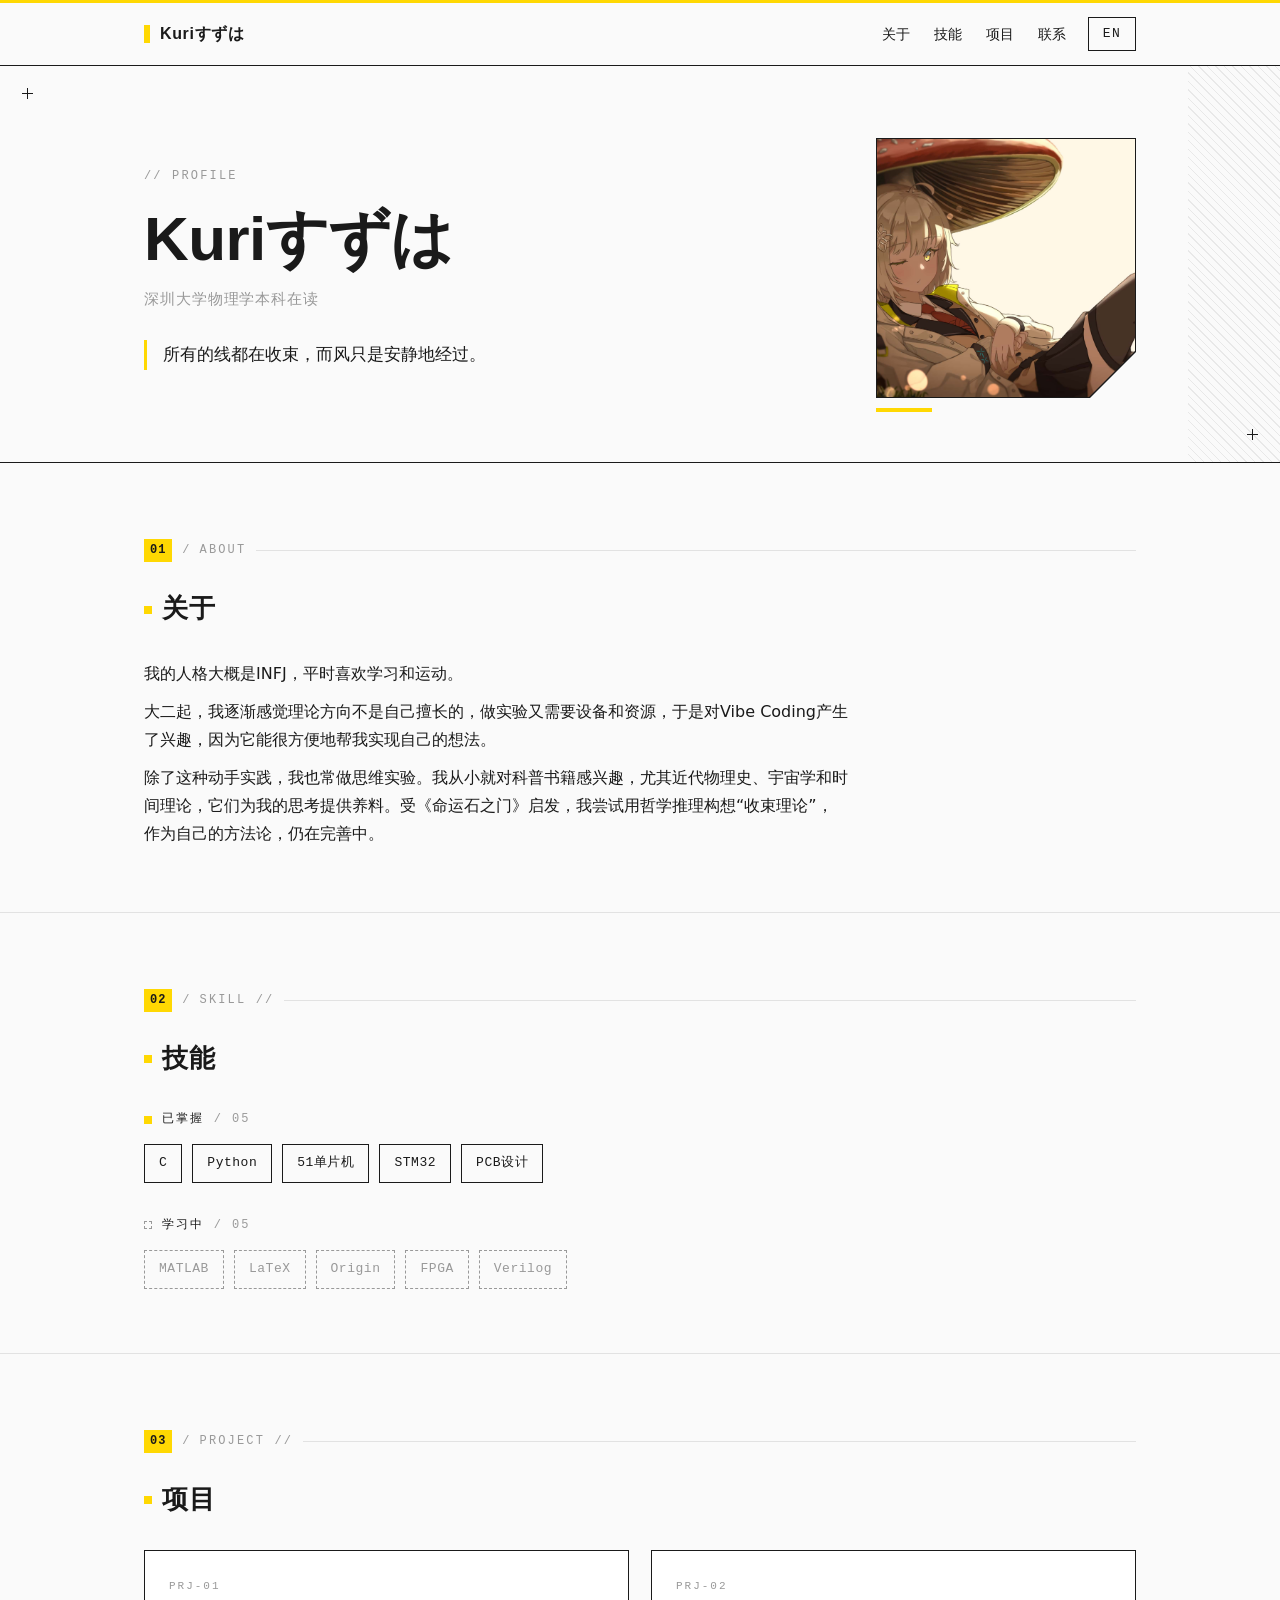
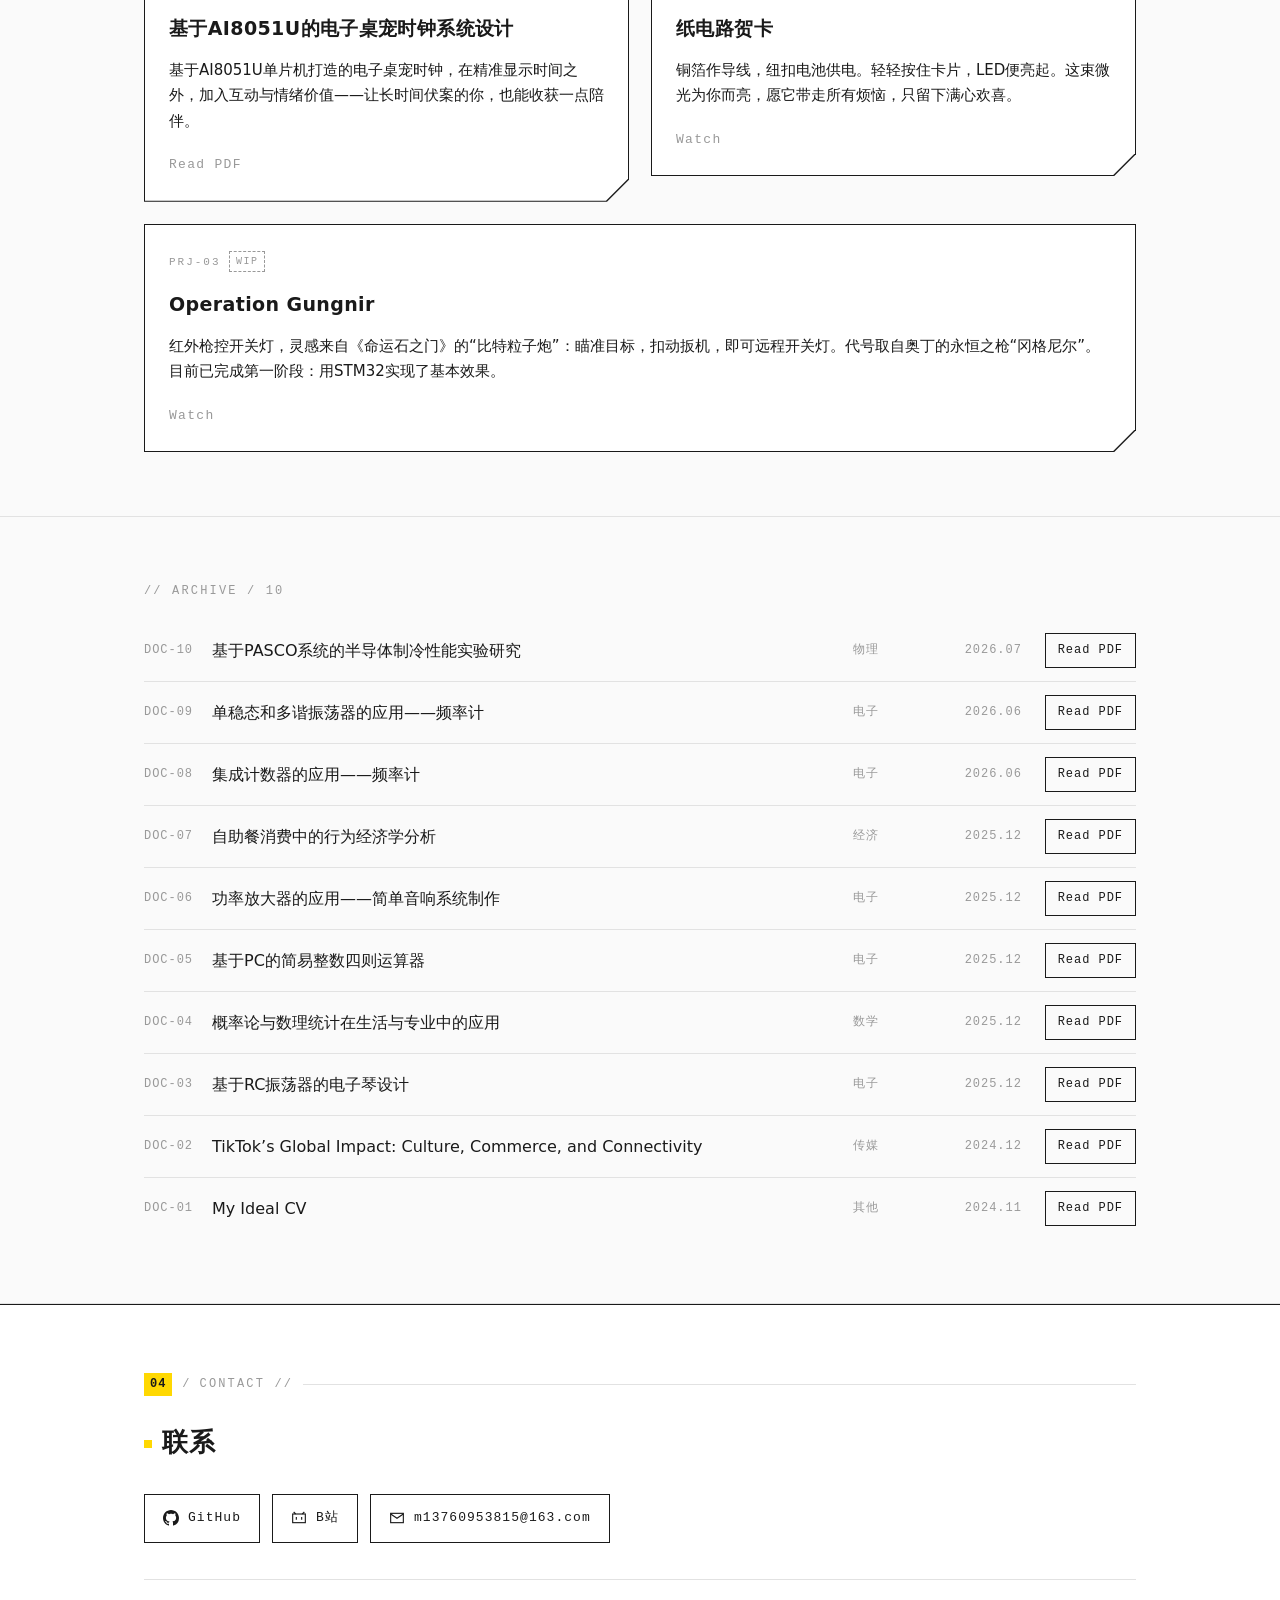
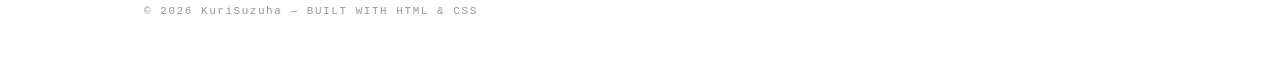
<file: index.html>
<!DOCTYPE html>
<html lang="zh-CN">
<head>
<meta charset="UTF-8">
<meta name="viewport" content="width=device-width, initial-scale=1.0">
<meta property="og:type" content="website">
<meta property="og:title" content="Kuriすずは">
<meta property="og:description" content="深大物理本科生，喜欢Vibe Coding。">
<meta property="og:url" content="https://kurisuzuha.github.io/">
<meta property="og:image" content="https://kurisuzuha.github.io/assets/avatar.jpg">
<meta property="og:site_name" content="Kuriすずは">
<meta property="og:locale" content="zh_CN">
<meta name="twitter:card" content="summary">
<meta name="description" content="深大物理本科生，喜欢Vibe Coding。">
<link rel="icon" type="image/svg+xml" href="data:image/svg+xml,%3Csvg%20xmlns='http://www.w3.org/2000/svg'%20viewBox='0%200%20100%20100'%3E%3Crect%20width='100'%20height='100'%20fill='%23FFD802'/%3E%3Ctext%20x='50'%20y='68'%20font-family='monospace'%20font-size='56'%20font-weight='bold'%20text-anchor='middle'%20fill='%231A1A1A'%3EK%3C/text%3E%3C/svg%3E">
<title>Kuriすずは</title>
<link rel="alternate" hreflang="zh-CN" href="https://kurisuzuha.github.io/">
<link rel="alternate" hreflang="en" href="https://kurisuzuha.github.io/en.html">
<link rel="alternate" hreflang="x-default" href="https://kurisuzuha.github.io/">
<link rel="stylesheet" href="style.css">
</head>
<body>

<!-- ======================================================= navigation === -->
<header class="nav">
  <div class="nav-inner">
    <a class="nav-brand" href="index.html">
      <span class="brand-bar" aria-hidden="true"></span>
      <span>Kuriすずは</span>
    </a>
    <nav class="nav-links">
      <a class="nav-link" href="#about">关于</a>
      <a class="nav-link" href="#skill">技能</a>
      <a class="nav-link" href="#project">项目</a>
      <a class="nav-link" href="#contact">联系</a>
      <a class="lang-btn" href="en.html" hreflang="en">EN</a>
    </nav>
  </div>
</header>

<main>

  <!-- ========================================================== hero === -->
  <section class="hero">
    <span class="cross cross-1" aria-hidden="true"></span>
    <span class="cross cross-2" aria-hidden="true"></span>

    <div class="hero-inner">
      <div class="hero-text">
        <p class="hero-label">// PROFILE</p>
        <h1 class="hero-name">Kuriすずは</h1>
        <p class="hero-role">深圳大学物理学本科在读</p>
        <p class="hero-tagline">所有的线都在收束，而风只是安静地经过。</p>
      </div>

      <div class="hero-avatar">
        <div class="avatar-frame">
          <img src="assets/avatar.jpg" alt="Kuriすずは的头像">
        </div>
        <span class="avatar-bar" aria-hidden="true"></span>
      </div>
    </div>
  </section>

  <!-- ========================================================= about === -->
  <div class="section" id="about">
    <section class="sec-inner">
      <p class="sec-head">
        <span class="sec-num">01</span>
        <span class="sec-slash">/</span>
        <span class="sec-name">ABOUT</span>
        <span class="sec-line" aria-hidden="true"></span>
      </p>
      <h2 class="sec-title">关于</h2>

      <div class="about-body">
        <p>我的人格大概是INFJ，平时喜欢学习和运动。</p>
        <p>大二起，我逐渐感觉理论方向不是自己擅长的，做实验又需要设备和资源，于是对Vibe Coding产生了兴趣，因为它能很方便地帮我实现自己的想法。</p>
        <p>除了这种动手实践，我也常做思维实验。我从小就对科普书籍感兴趣，尤其近代物理史、宇宙学和时间理论，它们为我的思考提供养料。受《命运石之门》启发，我尝试用哲学推理构想“收束理论”，作为自己的方法论，仍在完善中。</p>
      </div>
    </section>
  </div>

  <!-- ======================================================== skills === -->
  <div class="section" id="skill">
    <section class="sec-inner">
      <p class="sec-head">
        <span class="sec-num">02</span>
        <span class="sec-slash">/</span>
        <span class="sec-name">SKILL //</span>
        <span class="sec-line" aria-hidden="true"></span>
      </p>
      <h2 class="sec-title">技能</h2>

      <div class="skill-group">
        <p class="skill-label">
          <span>已掌握</span>
          <span class="skill-count">/ 05</span>
        </p>
        <ul class="tags tags-mastered">
          <li>C</li>
          <li>Python</li>
          <li>51单片机</li>
          <li>STM32</li>
          <li>PCB设计</li>
        </ul>
      </div>

      <div class="skill-group">
        <p class="skill-label is-learning">
          <span>学习中</span>
          <span class="skill-count">/ 05</span>
        </p>
        <ul class="tags tags-learning">
          <li>MATLAB</li>
          <li>LaTeX</li>
          <li>Origin</li>
          <li>FPGA</li>
          <li>Verilog</li>
        </ul>
      </div>
    </section>
  </div>

  <!-- ====================================================== projects === -->
  <div class="section" id="project">
    <section class="sec-inner">
      <p class="sec-head">
        <span class="sec-num">03</span>
        <span class="sec-slash">/</span>
        <span class="sec-name">PROJECT //</span>
        <span class="sec-line" aria-hidden="true"></span>
      </p>
      <h2 class="sec-title">项目</h2>

      <div class="cards">

        <article class="card-frame">
          <div class="card">
            <p class="card-idx">PRJ-01</p>
            <h3 class="card-title">基于AI8051U的电子桌宠时钟系统设计</h3>
            <p class="card-desc">基于AI8051U单片机打造的电子桌宠时钟，在精准显示时间之外，加入互动与情绪价值——让长时间伏案的你，也能收获一点陪伴。</p>
            <a class="card-link" href="pdf/desktop-pet-clock.pdf" target="_blank" rel="noopener">Read PDF</a>
          </div>
        </article>

        <article class="card-frame">
          <div class="card">
            <p class="card-idx">PRJ-02</p>
            <h3 class="card-title">纸电路贺卡</h3>
            <p class="card-desc">铜箔作导线，纽扣电池供电。轻轻按住卡片，LED便亮起。这束微光为你而亮，愿它带走所有烦恼，只留下满心欢喜。</p>
            <a class="card-link" href="https://www.bilibili.com/video/BV1mwgp6iEyU/" target="_blank" rel="noopener">Watch</a>
          </div>
        </article>

        <article class="card-frame card-wide">
          <div class="card">
            <p class="card-idx">PRJ-03 <span class="wip-badge">WIP</span></p>
            <h3 class="card-title">Operation Gungnir</h3>
            <p class="card-desc">红外枪控开关灯，灵感来自《命运石之门》的“比特粒子炮”：瞄准目标，扣动扳机，即可远程开关灯。代号取自奥丁的永恒之枪“冈格尼尔”。目前已完成第一阶段：用STM32实现了基本效果。</p>
            <a class="card-link" href="https://www.bilibili.com/video/BV1PX826EEAM/" target="_blank" rel="noopener">Watch</a>
          </div>
        </article>

      </div>
    </section>
  </div>

  <!-- ======================================================= archive === -->
  <div class="section" id="archive">
    <section class="sec-inner">
      <p class="hero-label">// ARCHIVE <span>/ 10</span></p>

      <ul class="archive">
        <li class="archive-row">
          <span class="doc-id">DOC-10</span>
          <span class="doc-title">基于PASCO系统的半导体制冷性能实验研究</span>
          <span class="doc-cat">物理</span>
          <span class="doc-date">2026.07</span>
          <a class="archive-link" href="pdf/peltier-cooling-pasco.pdf" target="_blank" rel="noopener"><span class="link-label">Read PDF</span></a>
        </li>
        <li class="archive-row">
          <span class="doc-id">DOC-09</span>
          <span class="doc-title">单稳态和多谐振荡器的应用——频率计</span>
          <span class="doc-cat">电子</span>
          <span class="doc-date">2026.06</span>
          <a class="archive-link" href="pdf/multivibrator-frequency-meter.pdf" target="_blank" rel="noopener"><span class="link-label">Read PDF</span></a>
        </li>
        <li class="archive-row">
          <span class="doc-id">DOC-08</span>
          <span class="doc-title">集成计数器的应用——频率计</span>
          <span class="doc-cat">电子</span>
          <span class="doc-date">2026.06</span>
          <a class="archive-link" href="pdf/counter-frequency-meter.pdf" target="_blank" rel="noopener"><span class="link-label">Read PDF</span></a>
        </li>
        <li class="archive-row">
          <span class="doc-id">DOC-07</span>
          <span class="doc-title">自助餐消费中的行为经济学分析</span>
          <span class="doc-cat">经济</span>
          <span class="doc-date">2025.12</span>
          <a class="archive-link" href="pdf/buffet-behavioral-econ.pdf" target="_blank" rel="noopener"><span class="link-label">Read PDF</span></a>
        </li>
        <li class="archive-row">
          <span class="doc-id">DOC-06</span>
          <span class="doc-title">功率放大器的应用——简单音响系统制作</span>
          <span class="doc-cat">电子</span>
          <span class="doc-date">2025.12</span>
          <a class="archive-link" href="pdf/audio-power-amp.pdf" target="_blank" rel="noopener"><span class="link-label">Read PDF</span></a>
        </li>
        <li class="archive-row">
          <span class="doc-id">DOC-05</span>
          <span class="doc-title">基于PC的简易整数四则运算器</span>
          <span class="doc-cat">电子</span>
          <span class="doc-date">2025.12</span>
          <a class="archive-link" href="pdf/integer-calculator.pdf" target="_blank" rel="noopener"><span class="link-label">Read PDF</span></a>
        </li>
        <li class="archive-row">
          <span class="doc-id">DOC-04</span>
          <span class="doc-title">概率论与数理统计在生活与专业中的应用</span>
          <span class="doc-cat">数学</span>
          <span class="doc-date">2025.12</span>
          <a class="archive-link" href="pdf/prob-stat-applications.pdf" target="_blank" rel="noopener"><span class="link-label">Read PDF</span></a>
        </li>
        <li class="archive-row">
          <span class="doc-id">DOC-03</span>
          <span class="doc-title">基于RC振荡器的电子琴设计</span>
          <span class="doc-cat">电子</span>
          <span class="doc-date">2025.12</span>
          <a class="archive-link" href="pdf/rc-oscillator-piano.pdf" target="_blank" rel="noopener"><span class="link-label">Read PDF</span></a>
        </li>
        <li class="archive-row">
          <span class="doc-id">DOC-02</span>
          <span class="doc-title" lang="en">TikTok’s Global Impact: Culture, Commerce, and Connectivity</span>
          <span class="doc-cat">传媒</span>
          <span class="doc-date">2024.12</span>
          <a class="archive-link" href="pdf/tiktok-global-impact.pdf" target="_blank" rel="noopener"><span class="link-label">Read PDF</span></a>
        </li>
        <li class="archive-row">
          <span class="doc-id">DOC-01</span>
          <span class="doc-title">My Ideal CV</span>
          <span class="doc-cat">其他</span>
          <span class="doc-date">2024.11</span>
          <a class="archive-link" href="pdf/ideal-cv.pdf" target="_blank" rel="noopener"><span class="link-label">Read PDF</span></a>
        </li>
      </ul>
    </section>
  </div>

</main>

<!-- ======================================================== contact === -->
<footer class="footer" id="contact">
  <div class="footer-inner">
    <p class="sec-head">
      <span class="sec-num">04</span>
      <span class="sec-slash">/</span>
      <span class="sec-name">CONTACT //</span>
      <span class="sec-line" aria-hidden="true"></span>
    </p>
    <h2 class="sec-title">联系</h2>

    <ul class="contact-list">
      <li>
        <a href="https://github.com/KuriSuzuha" target="_blank" rel="noopener noreferrer">
          <svg width="16" height="16" viewBox="0 0 16 16" fill="currentColor" aria-hidden="true">
            <path d="M8 0C3.58 0 0 3.58 0 8c0 3.54 2.29 6.53 5.47 7.59.4.07.55-.17.55-.38 0-.19-.01-.82-.01-1.49-2.01.37-2.53-.49-2.69-.94-.09-.23-.48-.94-.82-1.13-.28-.15-.68-.52-.01-.53.63-.01 1.08.58 1.23.82.72 1.21 1.87.87 2.33.66.07-.52.28-.87.51-1.07-1.78-.2-3.64-.89-3.64-3.95 0-.87.31-1.59.82-2.15-.08-.2-.36-1.02.08-2.12 0 0 .67-.21 2.2.82.64-.18 1.32-.27 2-.27s1.36.09 2 .27c1.53-1.04 2.2-.82 2.2-.82.44 1.1.16 1.92.08 2.12.51.56.82 1.27.82 2.15 0 3.07-1.87 3.75-3.65 3.95.29.25.54.73.54 1.48 0 1.07-.01 1.93-.01 2.2 0 .21.15.46.55.38A8.01 8.01 0 0 0 16 8c0-4.42-3.58-8-8-8Z"/>
          </svg>
          <span>GitHub</span>
        </a>
      </li>
      <li>
        <a href="https://space.bilibili.com/501222988" target="_blank" rel="noopener noreferrer">
          <svg width="16" height="16" viewBox="0 0 24 24" fill="none" stroke="currentColor" stroke-width="1.7" aria-hidden="true">
            <path d="M7 6 4 3M17 6l3-3"/>
            <rect x="2.5" y="6" width="19" height="13"/>
            <path d="M8 10.5v4M16 10.5v4"/>
          </svg>
          <span>B站</span>
        </a>
      </li>
      <li>
        <a href="mailto:m13760953815@163.com">
          <svg width="16" height="16" viewBox="0 0 24 24" fill="none" stroke="currentColor" stroke-width="1.7" aria-hidden="true">
            <rect x="2.5" y="5" width="19" height="14"/>
            <path d="m2.5 6 9.5 6.5L21.5 6"/>
          </svg>
          <span>m13760953815@163.com</span>
        </a>
      </li>
    </ul>

    <p class="footer-note">© 2026 KuriSuzuha — BUILT WITH HTML &amp; CSS</p>
  </div>
</footer>

</body>
</html>
</file>
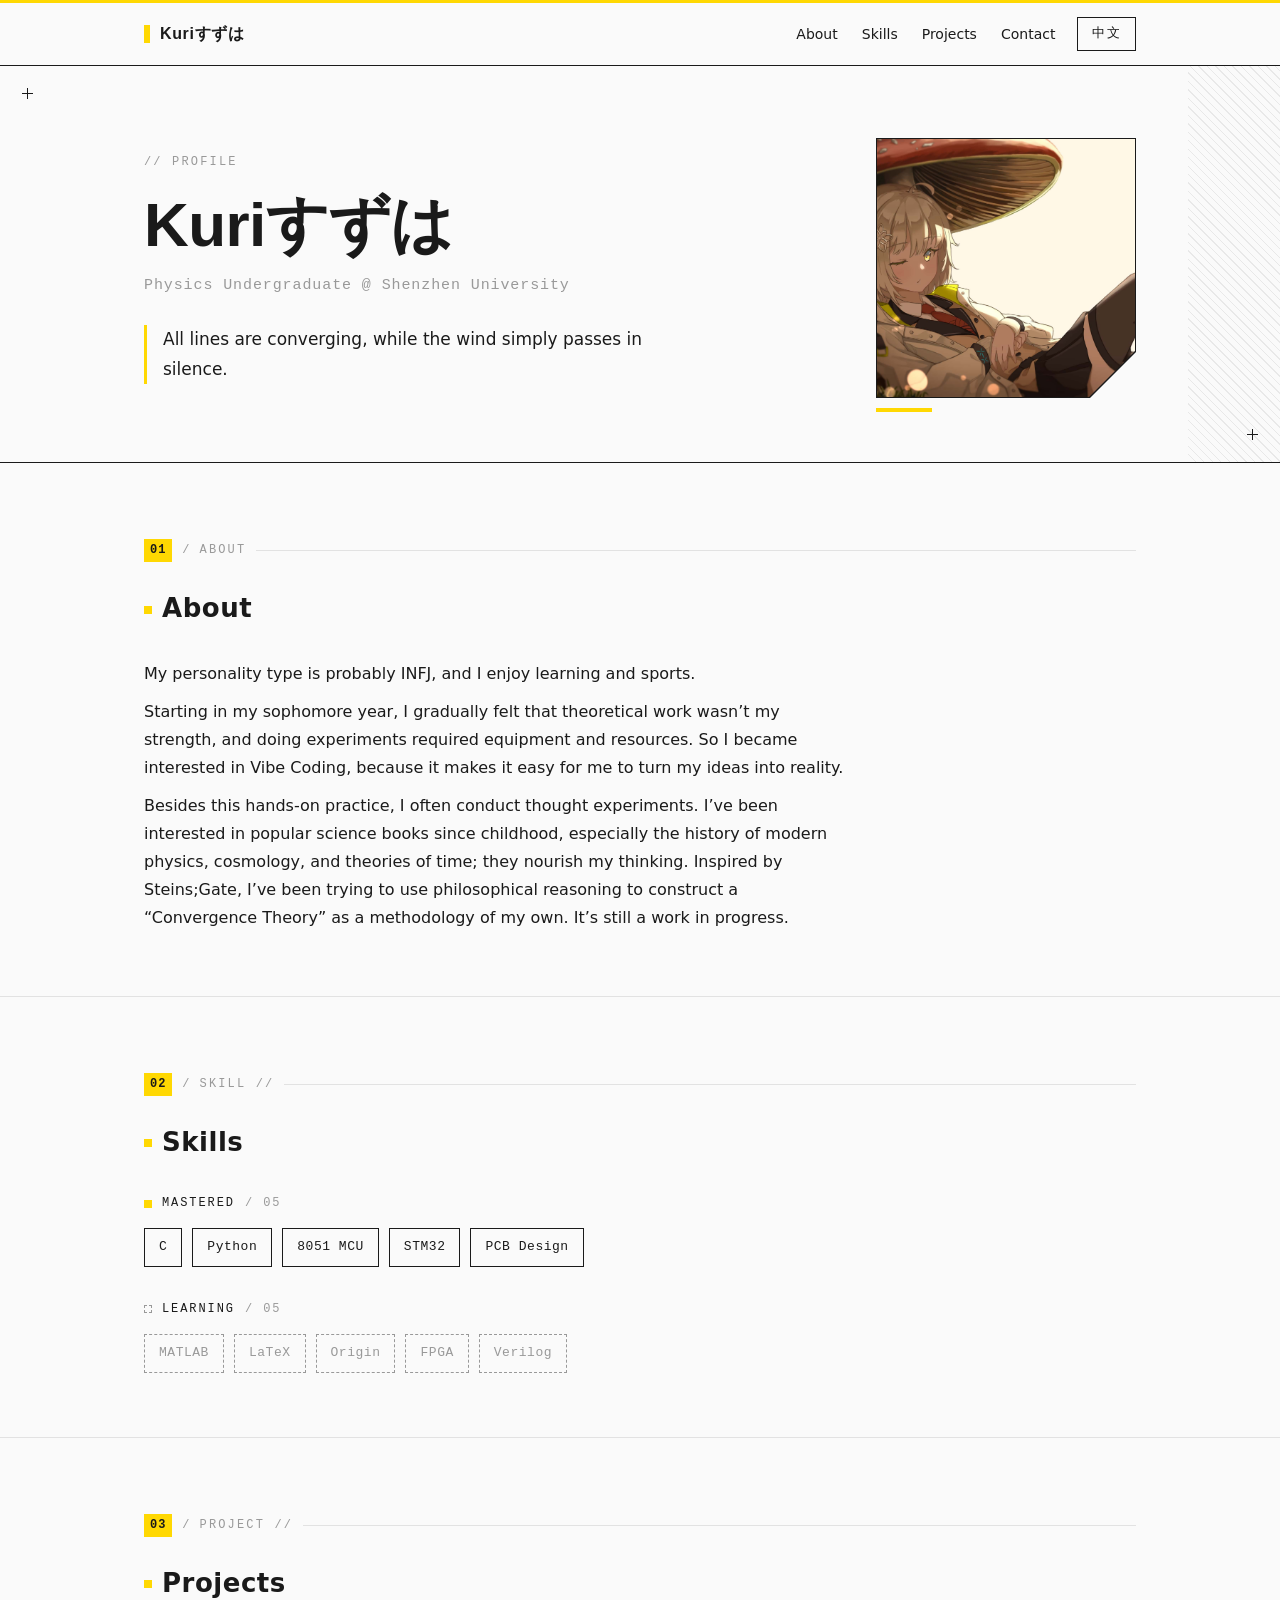
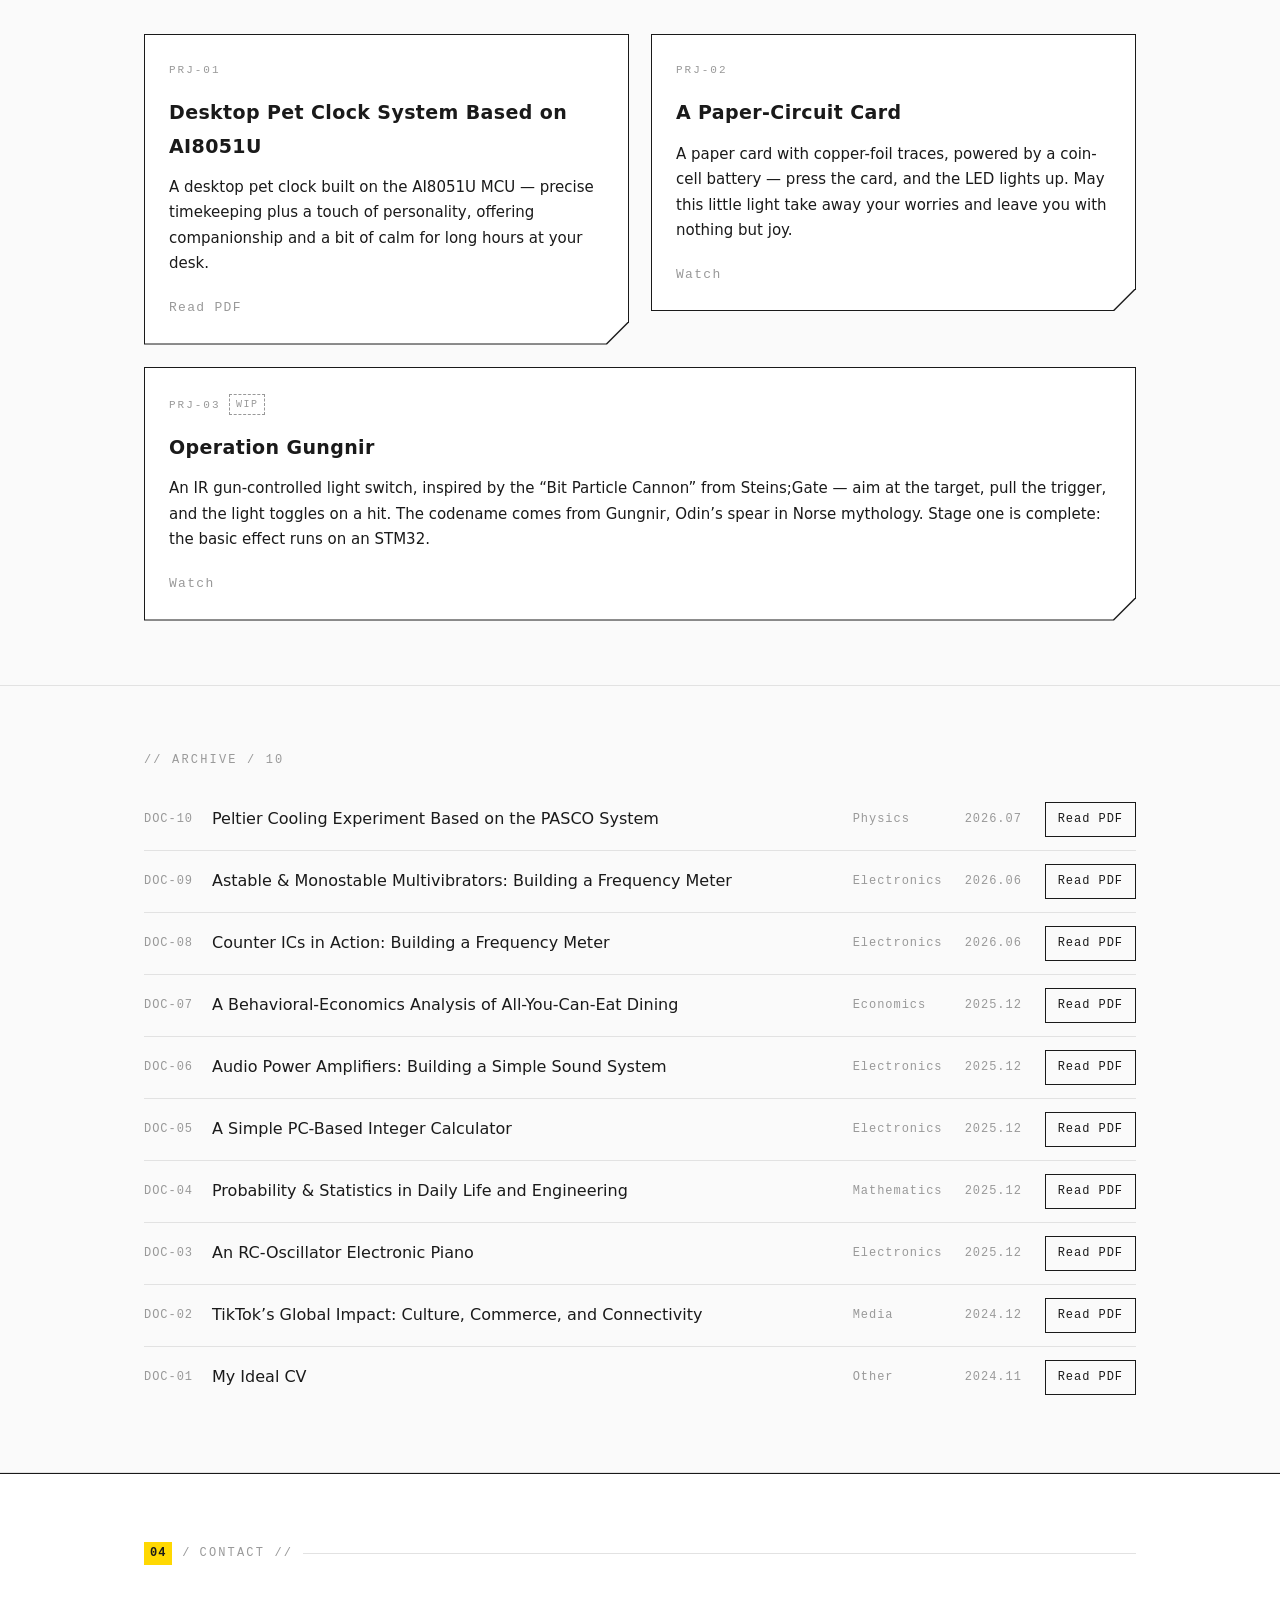
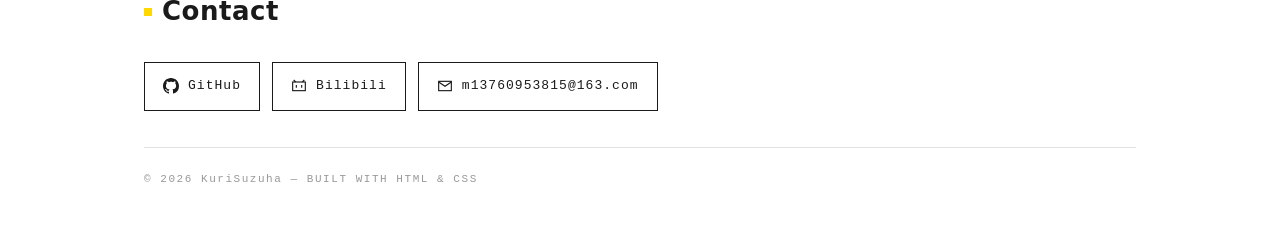
<file: en.html>
<!DOCTYPE html>
<html lang="en">
<head>
<meta charset="UTF-8">
<meta name="viewport" content="width=device-width, initial-scale=1.0">
<meta property="og:type" content="website">
<meta property="og:title" content="Kuriすずは">
<meta property="og:description" content="Physics undergrad into circuits and code — building desktop pets and glowing paper cards.">
<meta property="og:url" content="https://kurisuzuha.github.io/en.html">
<meta property="og:image" content="https://kurisuzuha.github.io/assets/avatar.jpg">
<meta property="og:site_name" content="Kuriすずは">
<meta property="og:locale" content="en_US">
<meta name="twitter:card" content="summary">
<meta name="description" content="Personal site of KuriSuzuha, physics undergraduate at Shenzhen University. Into circuits, code, and making small things glow.">
<link rel="icon" type="image/svg+xml" href="data:image/svg+xml,%3Csvg%20xmlns='http://www.w3.org/2000/svg'%20viewBox='0%200%20100%20100'%3E%3Crect%20width='100'%20height='100'%20fill='%23FFD802'/%3E%3Ctext%20x='50'%20y='68'%20font-family='monospace'%20font-size='56'%20font-weight='bold'%20text-anchor='middle'%20fill='%231A1A1A'%3EK%3C/text%3E%3C/svg%3E">
<title>Kuriすずは</title>
<link rel="alternate" hreflang="zh-CN" href="https://kurisuzuha.github.io/">
<link rel="alternate" hreflang="en" href="https://kurisuzuha.github.io/en.html">
<link rel="alternate" hreflang="x-default" href="https://kurisuzuha.github.io/">
<link rel="stylesheet" href="style.css">
</head>
<body>

<!-- ======================================================= navigation === -->
<header class="nav">
  <div class="nav-inner">
    <a class="nav-brand" href="index.html">
      <span class="brand-bar" aria-hidden="true"></span>
      <span>Kuriすずは</span>
    </a>
    <nav class="nav-links">
      <a class="nav-link" href="#about">About</a>
      <a class="nav-link" href="#skill">Skills</a>
      <a class="nav-link" href="#project">Projects</a>
      <a class="nav-link" href="#contact">Contact</a>
      <a class="lang-btn" href="index.html" hreflang="zh-CN">中文</a>
    </nav>
  </div>
</header>

<main>

  <!-- ========================================================== hero === -->
  <section class="hero">
    <span class="cross cross-1" aria-hidden="true"></span>
    <span class="cross cross-2" aria-hidden="true"></span>

    <div class="hero-inner">
      <div class="hero-text">
        <p class="hero-label">// PROFILE</p>
        <h1 class="hero-name">Kuriすずは</h1>
        <p class="hero-role">Physics Undergraduate @ Shenzhen University</p>
        <p class="hero-tagline">All lines are converging, while the wind simply passes in silence.</p>
      </div>

      <div class="hero-avatar">
        <div class="avatar-frame">
          <img src="assets/avatar.jpg" alt="Kuriすずは avatar">
        </div>
        <span class="avatar-bar" aria-hidden="true"></span>
      </div>
    </div>
  </section>

  <!-- ========================================================= about === -->
  <div class="section" id="about">
    <section class="sec-inner">
      <p class="sec-head">
        <span class="sec-num">01</span>
        <span class="sec-slash">/</span>
        <span class="sec-name">ABOUT</span>
        <span class="sec-line" aria-hidden="true"></span>
      </p>
      <h2 class="sec-title">About</h2>

      <div class="about-body">
        <p>My personality type is probably INFJ, and I enjoy learning and sports.</p>
        <p>Starting in my sophomore year, I gradually felt that theoretical work wasn’t my strength, and doing experiments required equipment and resources. So I became interested in Vibe Coding, because it makes it easy for me to turn my ideas into reality.</p>
        <p>Besides this hands-on practice, I often conduct thought experiments. I’ve been interested in popular science books since childhood, especially the history of modern physics, cosmology, and theories of time; they nourish my thinking. Inspired by Steins;Gate, I’ve been trying to use philosophical reasoning to construct a “Convergence Theory” as a methodology of my own. It’s still a work in progress.</p>
      </div>
    </section>
  </div>

  <!-- ======================================================== skills === -->
  <div class="section" id="skill">
    <section class="sec-inner">
      <p class="sec-head">
        <span class="sec-num">02</span>
        <span class="sec-slash">/</span>
        <span class="sec-name">SKILL //</span>
        <span class="sec-line" aria-hidden="true"></span>
      </p>
      <h2 class="sec-title">Skills</h2>

      <div class="skill-group">
        <p class="skill-label">
          <span>MASTERED</span>
          <span class="skill-count">/ 05</span>
        </p>
        <ul class="tags tags-mastered">
          <li>C</li>
          <li>Python</li>
          <li>8051 MCU</li>
          <li>STM32</li>
          <li>PCB Design</li>
        </ul>
      </div>

      <div class="skill-group">
        <p class="skill-label is-learning">
          <span>LEARNING</span>
          <span class="skill-count">/ 05</span>
        </p>
        <ul class="tags tags-learning">
          <li>MATLAB</li>
          <li>LaTeX</li>
          <li>Origin</li>
          <li>FPGA</li>
          <li>Verilog</li>
        </ul>
      </div>
    </section>
  </div>

  <!-- ====================================================== projects === -->
  <div class="section" id="project">
    <section class="sec-inner">
      <p class="sec-head">
        <span class="sec-num">03</span>
        <span class="sec-slash">/</span>
        <span class="sec-name">PROJECT //</span>
        <span class="sec-line" aria-hidden="true"></span>
      </p>
      <h2 class="sec-title">Projects</h2>

      <div class="cards">

        <article class="card-frame">
          <div class="card">
            <p class="card-idx">PRJ-01</p>
            <h3 class="card-title">Desktop Pet Clock System Based on AI8051U</h3>
            <p class="card-desc">A desktop pet clock built on the AI8051U MCU — precise timekeeping plus a touch of personality, offering companionship and a bit of calm for long hours at your desk.</p>
            <a class="card-link" href="pdf/desktop-pet-clock.pdf" target="_blank" rel="noopener">Read PDF</a>
          </div>
        </article>

        <article class="card-frame">
          <div class="card">
            <p class="card-idx">PRJ-02</p>
            <h3 class="card-title">A Paper-Circuit Card</h3>
            <p class="card-desc">A paper card with copper-foil traces, powered by a coin-cell battery — press the card, and the LED lights up. May this little light take away your worries and leave you with nothing but joy.</p>
            <a class="card-link" href="https://www.bilibili.com/video/BV1mwgp6iEyU/" target="_blank" rel="noopener">Watch</a>
          </div>
        </article>

        <article class="card-frame card-wide">
          <div class="card">
            <p class="card-idx">PRJ-03 <span class="wip-badge">WIP</span></p>
            <h3 class="card-title">Operation Gungnir</h3>
            <p class="card-desc">An IR gun-controlled light switch, inspired by the “Bit Particle Cannon” from Steins;Gate — aim at the target, pull the trigger, and the light toggles on a hit. The codename comes from Gungnir, Odin’s spear in Norse mythology. Stage one is complete: the basic effect runs on an STM32.</p>
            <a class="card-link" href="https://www.bilibili.com/video/BV1PX826EEAM/" target="_blank" rel="noopener">Watch</a>
          </div>
        </article>

      </div>
    </section>
  </div>

  <!-- ======================================================= archive === -->
  <div class="section" id="archive">
    <section class="sec-inner">
      <p class="hero-label">// ARCHIVE <span>/ 10</span></p>

      <ul class="archive">
        <li class="archive-row">
          <span class="doc-id">DOC-10</span>
          <span class="doc-title">Peltier Cooling Experiment Based on the PASCO System</span>
          <span class="doc-cat">Physics</span>
          <span class="doc-date">2026.07</span>
          <a class="archive-link" href="pdf/peltier-cooling-pasco.pdf" target="_blank" rel="noopener"><span class="link-label">Read PDF</span></a>
        </li>
        <li class="archive-row">
          <span class="doc-id">DOC-09</span>
          <span class="doc-title">Astable &amp; Monostable Multivibrators: Building a Frequency Meter</span>
          <span class="doc-cat">Electronics</span>
          <span class="doc-date">2026.06</span>
          <a class="archive-link" href="pdf/multivibrator-frequency-meter.pdf" target="_blank" rel="noopener"><span class="link-label">Read PDF</span></a>
        </li>
        <li class="archive-row">
          <span class="doc-id">DOC-08</span>
          <span class="doc-title">Counter ICs in Action: Building a Frequency Meter</span>
          <span class="doc-cat">Electronics</span>
          <span class="doc-date">2026.06</span>
          <a class="archive-link" href="pdf/counter-frequency-meter.pdf" target="_blank" rel="noopener"><span class="link-label">Read PDF</span></a>
        </li>
        <li class="archive-row">
          <span class="doc-id">DOC-07</span>
          <span class="doc-title">A Behavioral-Economics Analysis of All-You-Can-Eat Dining</span>
          <span class="doc-cat">Economics</span>
          <span class="doc-date">2025.12</span>
          <a class="archive-link" href="pdf/buffet-behavioral-econ.pdf" target="_blank" rel="noopener"><span class="link-label">Read PDF</span></a>
        </li>
        <li class="archive-row">
          <span class="doc-id">DOC-06</span>
          <span class="doc-title">Audio Power Amplifiers: Building a Simple Sound System</span>
          <span class="doc-cat">Electronics</span>
          <span class="doc-date">2025.12</span>
          <a class="archive-link" href="pdf/audio-power-amp.pdf" target="_blank" rel="noopener"><span class="link-label">Read PDF</span></a>
        </li>
        <li class="archive-row">
          <span class="doc-id">DOC-05</span>
          <span class="doc-title">A Simple PC-Based Integer Calculator</span>
          <span class="doc-cat">Electronics</span>
          <span class="doc-date">2025.12</span>
          <a class="archive-link" href="pdf/integer-calculator.pdf" target="_blank" rel="noopener"><span class="link-label">Read PDF</span></a>
        </li>
        <li class="archive-row">
          <span class="doc-id">DOC-04</span>
          <span class="doc-title">Probability &amp; Statistics in Daily Life and Engineering</span>
          <span class="doc-cat">Mathematics</span>
          <span class="doc-date">2025.12</span>
          <a class="archive-link" href="pdf/prob-stat-applications.pdf" target="_blank" rel="noopener"><span class="link-label">Read PDF</span></a>
        </li>
        <li class="archive-row">
          <span class="doc-id">DOC-03</span>
          <span class="doc-title">An RC-Oscillator Electronic Piano</span>
          <span class="doc-cat">Electronics</span>
          <span class="doc-date">2025.12</span>
          <a class="archive-link" href="pdf/rc-oscillator-piano.pdf" target="_blank" rel="noopener"><span class="link-label">Read PDF</span></a>
        </li>
        <li class="archive-row">
          <span class="doc-id">DOC-02</span>
          <span class="doc-title">TikTok’s Global Impact: Culture, Commerce, and Connectivity</span>
          <span class="doc-cat">Media</span>
          <span class="doc-date">2024.12</span>
          <a class="archive-link" href="pdf/tiktok-global-impact.pdf" target="_blank" rel="noopener"><span class="link-label">Read PDF</span></a>
        </li>
        <li class="archive-row">
          <span class="doc-id">DOC-01</span>
          <span class="doc-title">My Ideal CV</span>
          <span class="doc-cat">Other</span>
          <span class="doc-date">2024.11</span>
          <a class="archive-link" href="pdf/ideal-cv.pdf" target="_blank" rel="noopener"><span class="link-label">Read PDF</span></a>
        </li>
      </ul>
    </section>
  </div>

</main>

<!-- ======================================================== contact === -->
<footer class="footer" id="contact">
  <div class="footer-inner">
    <p class="sec-head">
      <span class="sec-num">04</span>
      <span class="sec-slash">/</span>
      <span class="sec-name">CONTACT //</span>
      <span class="sec-line" aria-hidden="true"></span>
    </p>
    <h2 class="sec-title">Contact</h2>

    <ul class="contact-list">
      <li>
        <a href="https://github.com/KuriSuzuha" target="_blank" rel="noopener noreferrer">
          <svg width="16" height="16" viewBox="0 0 16 16" fill="currentColor" aria-hidden="true">
            <path d="M8 0C3.58 0 0 3.58 0 8c0 3.54 2.29 6.53 5.47 7.59.4.07.55-.17.55-.38 0-.19-.01-.82-.01-1.49-2.01.37-2.53-.49-2.69-.94-.09-.23-.48-.94-.82-1.13-.28-.15-.68-.52-.01-.53.63-.01 1.08.58 1.23.82.72 1.21 1.87.87 2.33.66.07-.52.28-.87.51-1.07-1.78-.2-3.64-.89-3.64-3.95 0-.87.31-1.59.82-2.15-.08-.2-.36-1.02.08-2.12 0 0 .67-.21 2.2.82.64-.18 1.32-.27 2-.27s1.36.09 2 .27c1.53-1.04 2.2-.82 2.2-.82.44 1.1.16 1.92.08 2.12.51.56.82 1.27.82 2.15 0 3.07-1.87 3.75-3.65 3.95.29.25.54.73.54 1.48 0 1.07-.01 1.93-.01 2.2 0 .21.15.46.55.38A8.01 8.01 0 0 0 16 8c0-4.42-3.58-8-8-8Z"/>
          </svg>
          <span>GitHub</span>
        </a>
      </li>
      <li>
        <a href="https://space.bilibili.com/501222988" target="_blank" rel="noopener noreferrer">
          <svg width="16" height="16" viewBox="0 0 24 24" fill="none" stroke="currentColor" stroke-width="1.7" aria-hidden="true">
            <path d="M7 6 4 3M17 6l3-3"/>
            <rect x="2.5" y="6" width="19" height="13"/>
            <path d="M8 10.5v4M16 10.5v4"/>
          </svg>
          <span>Bilibili</span>
        </a>
      </li>
      <li>
        <a href="mailto:m13760953815@163.com">
          <svg width="16" height="16" viewBox="0 0 24 24" fill="none" stroke="currentColor" stroke-width="1.7" aria-hidden="true">
            <rect x="2.5" y="5" width="19" height="14"/>
            <path d="m2.5 6 9.5 6.5L21.5 6"/>
          </svg>
          <span>m13760953815@163.com</span>
        </a>
      </li>
    </ul>

    <p class="footer-note">© 2026 KuriSuzuha — BUILT WITH HTML &amp; CSS</p>
  </div>
</footer>

</body>
</html>
</file>
<file: style.css>
/* ==========================================================================
   KuriSuzuha.github.io — shared stylesheet
   Used by index.html (中文) and en.html (English). Single source of truth.

   Style language: light, minimal, sharp.
   - background #FAFAFA / #FFF, text #1A1A1A, muted #999
   - #FFD802 as a SMALL-AREA accent only (never a large fill)
   - 0 border-radius everywhere; corners cut with clip-path: polygon()
   - 1px black rules, monospace micro-labels, hairline dividers
   - no external resources of any kind (no CDN, no web fonts, no icon lib)
   ========================================================================== */

/* --------------------------------------------------------------- tokens -- */
:root {
  --bg:     #FAFAFA;
  --paper:  #FFFFFF;
  --ink:    #1A1A1A;
  --gray:   #999999;
  --line:   #E2E2E2;
  --accent: #FFD802;

  --pad:    24px;   /* horizontal gutter */
  --maxw:   1040px; /* content width cap */
  --cut:    22px;   /* diagonal cut, cards */
  --cut-av: 46px;   /* diagonal cut, avatar */
  --nav-h:  62px;

  --font-sans: "PingFang SC", "Microsoft YaHei", "Segoe UI", system-ui,
               -apple-system, "Helvetica Neue", Arial, sans-serif;
  --font-mono: Consolas, "Courier New", "PingFang SC", "Microsoft YaHei", monospace;
}

html[lang="en"] {
  --font-sans: "Segoe UI", system-ui, -apple-system, "Helvetica Neue", Arial,
               "PingFang SC", "Microsoft YaHei", sans-serif;
}

/* site wordmark: the name is a logo — always rendered with the CJK stack,
   so both language pages draw it identically */
.nav-brand,
.hero-name {
  font-family: "PingFang SC", "Microsoft YaHei", sans-serif;
}

/* ---------------------------------------------------------------- reset -- */
*,
*::before,
*::after { box-sizing: border-box; }

html {
  -webkit-text-size-adjust: 100%;
  scroll-behavior: smooth;
}

body {
  margin: 0;
  background: var(--bg);
  color: var(--ink);
  font-family: var(--font-sans);
  font-size: 16px;
  line-height: 1.75;
  -webkit-font-smoothing: antialiased;
}

img { display: block; max-width: 100%; }

a {
  color: inherit;
  text-decoration: none;
}

:focus-visible {
  outline: 2px solid var(--ink);
  outline-offset: 2px;
}

::selection {
  background: var(--accent);
  color: var(--ink);
}

/* --------------------------------------------------------- decorations --- */
/* thin crosshair — corner ornament */
.cross {
  position: absolute;
  width: 11px;
  height: 11px;
  pointer-events: none;
}
.cross::before {
  content: "";
  position: absolute;
  left: 0;
  top: 5px;
  width: 11px;
  height: 1px;
  background: var(--ink);
}
.cross::after {
  content: "";
  position: absolute;
  left: 5px;
  top: 0;
  width: 1px;
  height: 11px;
  background: var(--ink);
}

/* -------------------------------------------------------------- header --- */
.nav {
  position: sticky;
  top: 0;
  z-index: 20;
  background: var(--bg);
  border-top: 3px solid var(--accent);
  border-bottom: 1px solid var(--ink);
}
.nav-inner {
  max-width: var(--maxw);
  margin: 0 auto;
  padding: 0 var(--pad);
  height: var(--nav-h);
  display: flex;
  align-items: center;
  justify-content: space-between;
  gap: 16px;
}

.nav-brand {
  display: inline-flex;
  align-items: center;
  gap: 10px;
  padding: 5px 9px;
  margin-left: -9px;
  font-weight: 700;
  letter-spacing: 0.04em;
}
.brand-bar {
  width: 6px;
  height: 18px;
  background: var(--accent);
  flex: none;
}
.nav-brand:hover {
  background: var(--ink);
  color: #fff;
}

.nav-links {
  display: flex;
  align-items: center;
}
.nav-link {
  display: block;
  padding: 7px 12px;
  font-size: 14px;
}
.nav-link:hover {
  background: var(--ink);
  color: #fff;
}

.lang-btn {
  display: block;
  margin-left: 10px;
  padding: 7px 14px;
  border: 1px solid var(--ink);
  font-family: var(--font-mono);
  font-size: 13px;
  letter-spacing: 0.1em;
  line-height: 1.4;
}
.lang-btn:hover {
  background: var(--accent);
  color: var(--ink);
}

/* ----------------------------------------------------------------- hero -- */
.hero {
  position: relative;
  overflow: hidden;
  border-bottom: 1px solid var(--ink);
}
/* diagonal hatch texture, right edge only */
.hero::after {
  content: "";
  position: absolute;
  top: 0;
  right: 0;
  width: 92px;
  height: 100%;
  pointer-events: none;
  background-image: repeating-linear-gradient(
    45deg,
    transparent 0 5px,
    rgba(26, 26, 26, 0.08) 5px 6px
  );
}
.cross-1 { top: 22px; left: 22px; }
.cross-2 { bottom: 22px; right: 22px; }

.hero-inner {
  position: relative;
  z-index: 1;
  max-width: var(--maxw);
  margin: 0 auto;
  padding: 72px var(--pad) 64px;
  display: grid;
  grid-template-columns: minmax(0, 1fr) 260px;
  gap: 56px;
  align-items: center;
}

/* min-width:0 keeps long unbreakable strings from blowing out the grid track */
.hero-text { min-width: 0; }

.hero-label {
  margin: 0 0 18px;
  font-size: 12px;
  letter-spacing: 0.18em;
  color: var(--gray);
  font-family: var(--font-mono);
}

.hero-name {
  margin: 0;
  font-size: clamp(34px, 6.5vw, 62px);
  font-weight: 800;
  line-height: 1.1;
  letter-spacing: -0.01em;
}

.hero-role {
  margin: 14px 0 0;
  font-family: var(--font-mono);
  font-size: 15px;
  letter-spacing: 0.06em;
  color: var(--gray);
}

.hero-tagline {
  margin: 26px 0 0;
  max-width: 30em;
  padding-left: 16px;
  border-left: 3px solid var(--accent);
  font-size: 17px;
}

/* avatar: square with one cut corner — never a circle */
.hero-avatar {
  position: relative;
  justify-self: end;
  width: 100%;
  max-width: 260px;
}
.avatar-frame {
  padding: 1px;
  background: var(--ink);
  aspect-ratio: 1 / 1;
  clip-path: polygon(
    0 0,
    100% 0,
    100% calc(100% - var(--cut-av)),
    calc(100% - var(--cut-av)) 100%,
    0 100%
  );
}
.avatar-frame img {
  width: 100%;
  height: 100%;
  object-fit: cover;
  background: #EFEFEF;
  clip-path: polygon(
    0 0,
    100% 0,
    100% calc(100% - var(--cut-av)),
    calc(100% - var(--cut-av)) 100%,
    0 100%
  );
}
.avatar-bar {
  position: absolute;
  left: 0;
  bottom: -14px;
  width: 56px;
  height: 4px;
  background: var(--accent);
}

/* ------------------------------------------------------------- sections -- */
.section {
  border-bottom: 1px solid var(--line);
  scroll-margin-top: calc(var(--nav-h) + 12px);
}
.sec-inner {
  max-width: var(--maxw);
  margin: 0 auto;
  padding: 64px var(--pad);
}

/* numbered micro-label: "01 / ABOUT" */
.sec-head {
  display: flex;
  align-items: center;
  gap: 10px;
  margin-bottom: 24px;
  font-size: 12px;
  font-family: var(--font-mono);
}
.sec-num {
  padding: 1px 6px;
  background: var(--accent);
  color: var(--ink);
  font-weight: 700;
  letter-spacing: 0.08em;
}
.sec-slash { color: var(--gray); }
.sec-name {
  color: var(--gray);
  letter-spacing: 0.18em;
  white-space: nowrap;
}
.sec-line {
  flex: 1;
  min-width: 0;
  height: 1px;
  background: var(--line);
}

.sec-title {
  margin: 0 0 28px;
  font-size: 26px;
  font-weight: 700;
  letter-spacing: 0.02em;
}
.sec-title::before {
  content: "";
  display: inline-block;
  width: 8px;
  height: 8px;
  margin-right: 10px;
  background: var(--accent);
  vertical-align: middle;
}

/* ---------------------------------------------------------------- about -- */
.about-body p {
  margin: 0 0 10px;
  max-width: 44em;
}
.about-body p:last-child { margin-bottom: 0; }

/* --------------------------------------------------------------- skills -- */
.skill-group { margin-bottom: 32px; }
.skill-group:last-child { margin-bottom: 0; }

.skill-label {
  display: flex;
  align-items: center;
  gap: 10px;
  margin: 0 0 14px;
  font-family: var(--font-mono);
  font-size: 12px;
  letter-spacing: 0.16em;
}
.skill-label::before {
  content: "";
  width: 8px;
  height: 8px;
  flex: none;
  background: var(--accent);
}
/* learning group reads as "not filled in yet" */
.skill-label.is-learning::before {
  background: transparent;
  border: 1px dashed var(--gray);
}
.skill-count { color: var(--gray); }

.tags {
  display: flex;
  flex-wrap: wrap;
  gap: 10px;
  margin: 0;
  padding: 0;
  list-style: none;
}
.tags li {
  padding: 7px 14px;
  font-family: var(--font-mono);
  font-size: 13px;
  letter-spacing: 0.04em;
  white-space: nowrap;
}
/* mastered: solid rule */
.tags-mastered li { border: 1px solid var(--ink); }
.tags-mastered li:hover {
  background: var(--ink);
  color: #fff;
}
/* learning: dashed rule */
.tags-learning li {
  border: 1px dashed var(--gray);
  color: var(--gray);
}
.tags-learning li:hover {
  border-color: var(--ink);
  color: var(--ink);
}

/* ------------------------------------------------------------- projects -- */
.cards {
  display: grid;
  grid-template-columns: repeat(2, minmax(0, 1fr));
  align-items: start;
  gap: 22px;
}
/* 1px "border" follows the clipped outline: dark frame + inset panel */
.card-frame {
  padding: 1px;
  background: var(--ink);
  clip-path: polygon(
    0 0,
    100% 0,
    100% calc(100% - var(--cut)),
    calc(100% - var(--cut)) 100%,
    0 100%
  );
  transition: background 0.12s linear;
}

.card {
  height: 100%;
  display: flex;
  flex-direction: column;
  padding: 26px 24px 24px;
  background: var(--paper);
  clip-path: polygon(
    0 0,
    100% 0,
    100% calc(100% - var(--cut)),
    calc(100% - var(--cut)) 100%,
    0 100%
  );
  transition: background 0.12s linear, color 0.12s linear;
}

.card-idx {
  margin: 0 0 16px;
  font-family: var(--font-mono);
  font-size: 11px;
  letter-spacing: 0.18em;
  color: var(--gray);
}
.card-title {
  margin: 0 0 12px;
  font-size: 19px;
  font-weight: 700;
  letter-spacing: 0.02em;
}
.card-desc {
  margin: 0 0 20px;
  font-size: 15px;
  line-height: 1.7;
}

/* the card itself is NOT a link — this exit line is the only clickable thing
   in it, so the whole panel never becomes a giant ambiguous hit area */
.card-link {
  margin-top: auto;            /* pins the link to the card's bottom edge */
  align-self: flex-start;
  font-family: var(--font-mono);
  font-size: 13px;
  letter-spacing: 0.1em;
  color: var(--gray);
  transition: color 0.12s linear;
}

/* PRJ-03 is a single wide panel: spans both columns, collapses naturally
   to one column once .cards itself drops to a single track */
.card-wide { grid-column: 1 / -1; }

/* WIP marker — dashed outline, same convention as the "learning" tags */
.wip-badge {
  display: inline-block;
  padding: 1px 6px;
  border: 1px dashed var(--gray);
  font-size: 10px;
  letter-spacing: 0.14em;
  vertical-align: 1px;
}

/* ------------------------------------------------------------- archive -- */
.archive {
  margin: 0;
  padding: 0;
  list-style: none;
}
/* hairline dividers BETWEEN rows only — the section's own bottom border
   already closes off the last one, so no doubled rule */
.archive li + li { border-top: 1px solid var(--line); }

.archive-row {
  --doc-id-w: 52px;
  display: grid;
  grid-template-columns: var(--doc-id-w) minmax(0, 1fr) 96px 64px auto;
  align-items: center;
  column-gap: 16px;
  padding: 13px 0;
  transition: background 0.12s linear, color 0.12s linear;
}

.doc-id {
  font-family: var(--font-mono);
  font-size: 12px;
  letter-spacing: 0.08em;
  color: var(--gray);
}
.doc-title { min-width: 0; }
/* English titles on the CN page: CJK fonts draw U+2019 full-width,
   so hand them a Latin-first stack via :lang() */
.doc-title:lang(en) {
  font-family: "Segoe UI", system-ui, -apple-system, "Helvetica Neue", Arial, sans-serif;
}
.doc-cat,
.doc-date {
  font-family: var(--font-mono);
  font-size: 12px;
  letter-spacing: 0.08em;
  color: var(--gray);
  white-space: nowrap;
}

/* 链接胶囊：与 contact-list a 同构 */
.archive-link {
  position: relative;
  overflow: hidden;
  display: inline-flex;
  align-items: center;
  gap: 6px;
  justify-self: end;
  padding: 6px 12px;
  border: 1px solid var(--ink);
  font-family: var(--font-mono);
  font-size: 12px;
  letter-spacing: 0.08em;
  white-space: nowrap;
  transition: color 0.12s linear;
}
.archive-link::before {
  content: "";
  position: absolute;
  inset: 0;
  background: var(--accent);
  transform: translateX(-101%);
  transition: transform 0.16s ease-out;
}
.archive-link > * { position: relative; z-index: 1; }

/* hover effects only where a real pointer exists — on touch a tap leaves
   :hover stuck on, so those rules are scoped to fine-pointer devices */
@media (hover: hover) {
  .card-frame:hover { background: var(--accent); }
  .card-frame:hover .card { background: var(--ink); color: #fff; }
  .card-frame:hover .card-desc { color: #CFCFCF; }
  .card-frame:hover .card-link,
  .card-link:hover { color: var(--accent); }
  .archive-link:hover::before { transform: translateX(0); }
  .archive-row:hover { background: var(--ink); color: #fff; }
  .archive-row:hover .doc-id,
  .archive-row:hover .doc-cat,
  .archive-row:hover .doc-date { color: #CFCFCF; }
  .archive-row:hover .archive-link { color: var(--accent); }
  .archive-row .archive-link:hover { color: var(--ink); }
}
/* press state sits after the hover block: when both states match,
   the later one must win the cascade for readability */
.archive-row:active { background: var(--ink); color: #fff; }
.archive-row:active .doc-id,
.archive-row:active .doc-cat,
.archive-row:active .doc-date { color: #CFCFCF; }
.archive-row:active .archive-link {
  background: var(--accent);
  border-color: var(--ink);
  color: var(--ink);
}

/* reserved for future one-line annotations — NOT used in the current markup */
.doc-note,
.card-note {
  margin: 0 0 12px;
  padding-left: 1.6em;
  text-indent: -1.6em;         /* hanging indent: wrapped lines clear the marker */
  font-family: var(--font-mono);
  font-size: 12px;
  line-height: 1.7;
  color: var(--gray);
}

/* -------------------------------------------------------------- contact -- */
.footer {
  background: var(--paper);
  border-top: 1px solid var(--ink);
}
.footer-inner {
  max-width: var(--maxw);
  margin: 0 auto;
  padding: 56px var(--pad) 40px;
}
.contact-list {
  display: flex;
  flex-wrap: wrap;
  gap: 12px;
  margin: 0 0 36px;
  padding: 0;
  list-style: none;
}
.contact-list a {
  position: relative;
  overflow: hidden;
  display: inline-flex;
  align-items: center;
  gap: 9px;
  padding: 12px 18px;
  border: 1px solid var(--ink);
  font-family: var(--font-mono);
  font-size: 13px;
  letter-spacing: 0.08em;
}
/* yellow block slides in from the left on hover */
.contact-list a::before {
  content: "";
  position: absolute;
  inset: 0;
  background: var(--accent);
  transform: translateX(-101%);
  transition: transform 0.16s ease-out;
}
.contact-list a:hover::before { transform: translateX(0); }
.contact-list a > * {
  position: relative;
  z-index: 1;
}
.contact-list svg { flex: none; }

.footer-note {
  margin: 0;
  padding-top: 22px;
  border-top: 1px solid var(--line);
  font-family: var(--font-mono);
  font-size: 11px;
  letter-spacing: 0.14em;
  color: var(--gray);
}

/* ----------------------------------------------------------- responsive -- */
@media (max-width: 720px) {
  :root { --pad: 20px; }

  .hero-inner {
    grid-template-columns: minmax(0, 1fr);
    gap: 40px;
    padding: 48px var(--pad) 44px;
  }
  .hero::after { display: none; }        /* hatch would sit over the text */
  .hero-avatar {
    justify-self: start;
    max-width: 190px;
  }
  .hero-tagline { font-size: 16px; }

  .sec-inner { padding: 48px var(--pad); }
  .sec-title { font-size: 22px; }
  /* anchors collapse, language switch stays */
  .nav-link { display: none; }

  .cards { grid-template-columns: minmax(0, 1fr); }

  .archive-row {
    grid-template-columns: var(--doc-id-w) minmax(0, 1fr) auto auto;
    grid-template-areas:
      "id title title title"
      ".  cat   date  link";
    row-gap: 4px;
    column-gap: 12px;
  }
  .doc-id       { grid-area: id; }
  .doc-title    { grid-area: title; }
  .doc-cat      { grid-area: cat; }
  .doc-date     { grid-area: date; }
  .archive-link { grid-area: link; justify-self: end; }

  .footer-inner { padding: 44px var(--pad) 32px; }
  .contact-list { gap: 10px; margin-bottom: 30px; }
  .contact-list a {
    gap: 7px;
    padding: 10px 13px;
    font-size: 12px;
    letter-spacing: 0.06em;
  }
}

@media (max-width: 380px) {
  .hero-name { font-size: 31px; }
  .tags li { padding: 6px 11px; font-size: 12px; }
  .contact-list a { padding: 9px 11px; font-size: 11px; }
}
</file>
